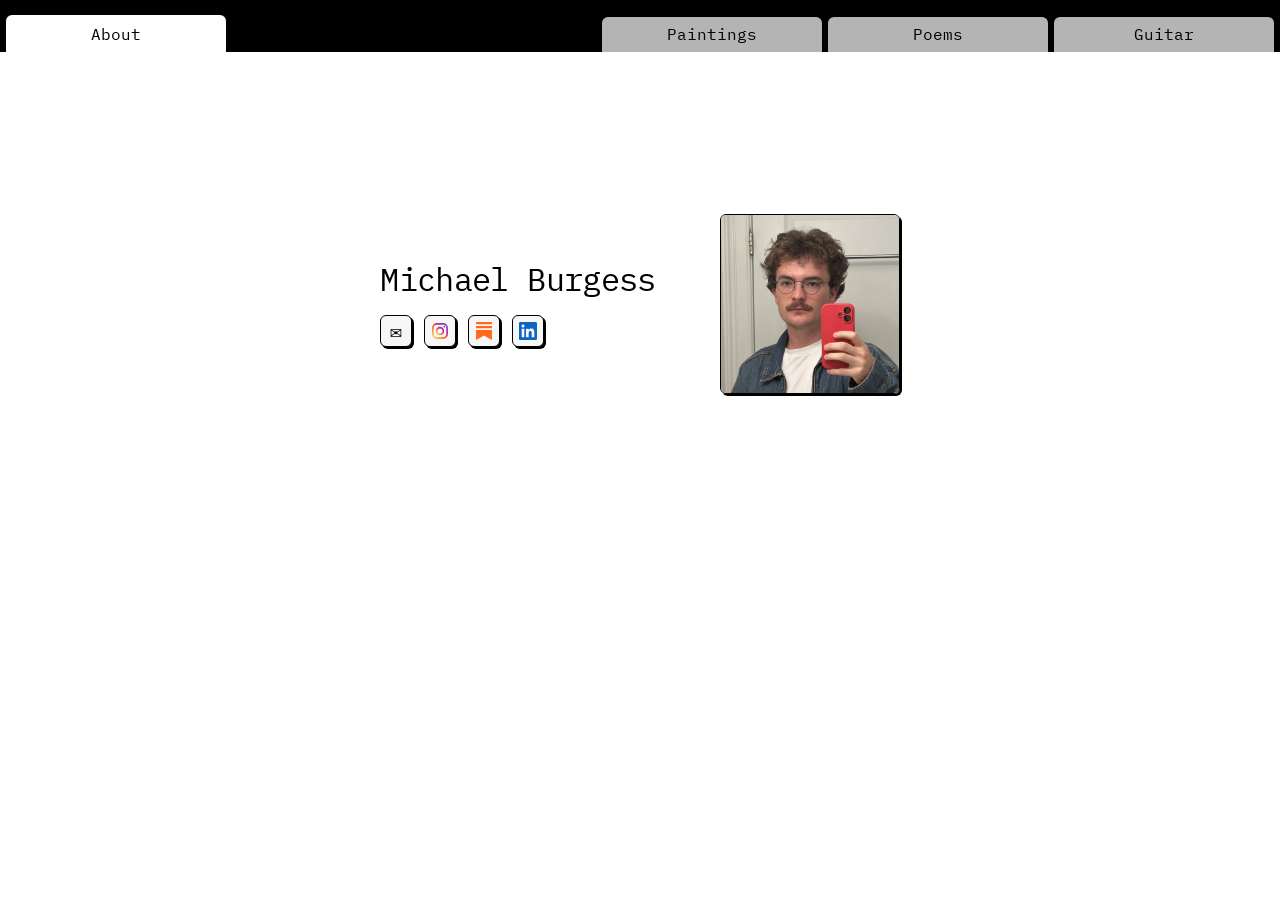
<file: index.html>
<!doctype html>
<html lang="en">
<head>
<meta charset="utf-8">
<meta name="viewport" content="width=device-width, initial-scale=1, viewport-fit=cover">
<!-- The site is designed light only; this stops browsers auto-darkening it. -->
<meta name="color-scheme" content="only light">
<title>Michael Burgess</title>
<link rel="icon" href="images/favicon.svg?v=7" type="image/svg+xml">
<link rel="icon" href="images/favicon.png?v=7" type="image/png" sizes="64x64">
<link rel="apple-touch-icon" href="images/apple-touch-icon.png?v=7">
<link rel="preconnect" href="https://fonts.googleapis.com">
<link rel="preconnect" href="https://fonts.gstatic.com" crossorigin>
<link rel="stylesheet" href="https://fonts.googleapis.com/css2?family=IBM+Plex+Mono&display=swap">
<link rel="stylesheet" href="style.css?v=50">
</head>
<!-- An empty touch handler lets iOS Safari show the icons being pressed. -->
<body ontouchstart="">
<header class="site-header">
  <a href="index.html" aria-current="page">About</a>
  <nav aria-label="Main">
    <a href="paintings.html">Paintings</a>
    <a href="poems.html">Poems</a>
    <a href="guitar.html">Guitar</a>
  </nav>
</header>
<main class="home">
  <div>
    <h1>Michael Burgess</h1>
    <ul class="icons">
      <li><a href="mailto:mjburgessjr@gmail.com" aria-label="Email" title="Email">&#x2709;&#xFE0F;</a></li>
      <li><a href="https://www.instagram.com/ember_jest/" aria-label="Instagram" title="Instagram"><img src="images/instagram.svg" alt=""></a></li>
      <li><a href="https://mburgjr.substack.com/" aria-label="Substack" title="Substack"><img src="images/substack.svg" alt=""></a></li>
      <li><a href="https://www.linkedin.com/in/michael-burgess-8a8b7816b/" aria-label="LinkedIn" title="LinkedIn"><img src="images/linkedin.svg" alt=""></a></li>
    </ul>
  </div>
  <img class="photo" src="images/me.jpg" alt="Photo of Michael Burgess">
</main>
</body>
</html>
</file>
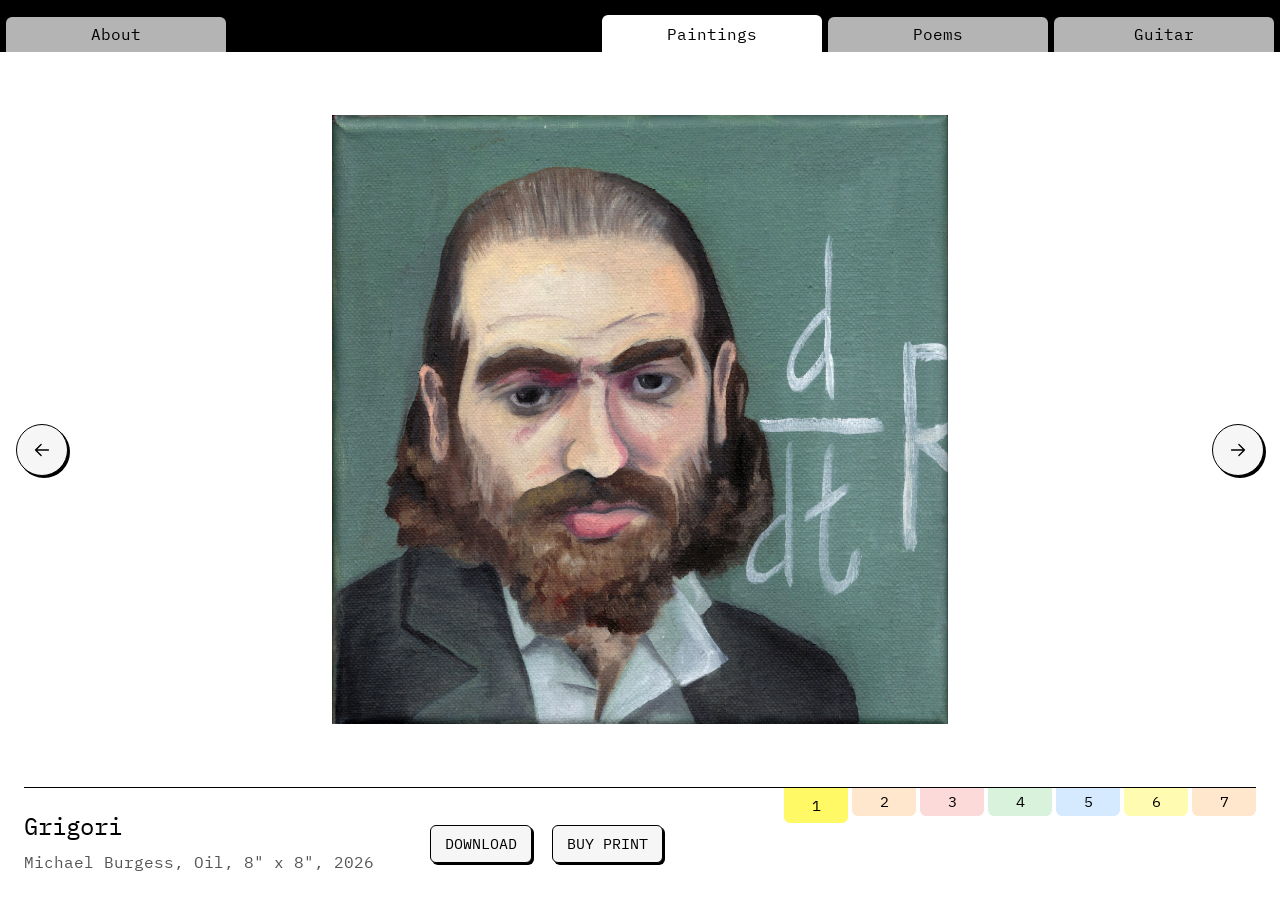
<file: paintings.html>
<!doctype html>
<html lang="en">
<head>
<meta charset="utf-8">
<meta name="viewport" content="width=device-width, initial-scale=1, viewport-fit=cover">
<!-- The site is designed light only; this stops browsers auto-darkening it. -->
<meta name="color-scheme" content="only light">
<title>Michael Burgess</title>
<link rel="icon" href="images/favicon.svg?v=7" type="image/svg+xml">
<link rel="icon" href="images/favicon.png?v=7" type="image/png" sizes="64x64">
<link rel="apple-touch-icon" href="images/apple-touch-icon.png?v=7">
<link rel="preconnect" href="https://fonts.googleapis.com">
<link rel="preconnect" href="https://fonts.gstatic.com" crossorigin>
<link rel="stylesheet" href="https://fonts.googleapis.com/css2?family=IBM+Plex+Mono&display=swap">
<link rel="stylesheet" href="style.css?v=50">
</head>
<body class="paintings-page">
<header class="site-header">
  <a href="index.html">About</a>
  <nav aria-label="Main">
    <a href="paintings.html" aria-current="page">Paintings</a>
    <a href="poems.html">Poems</a>
    <a href="guitar.html">Guitar</a>
  </nav>
</header>
<main>
  <section class="viewer" aria-label="Paintings">
    <div class="stage">
      <div class="frame"><a id="full"><img id="image" alt=""></a></div>
    </div>
    <div class="bar">
      <div class="item-tabs" id="item-tabs" role="group" aria-label="Paintings"></div>
      <div class="meta"><h2 id="title"></h2><span class="caption" id="caption"></span></div>
      <div class="actions">
        <!-- Pinned to the window sides on desktop; on phones they share this row with the buttons. -->
        <button type="button" class="side-arrow prev" id="prev" aria-label="Previous painting">
          <svg viewBox="0 0 24 24" aria-hidden="true"><path d="M19 12H5M11 6l-6 6 6 6"/></svg>
        </button>
        <a class="button" id="download" download>DOWNLOAD</a>
        <a class="button" id="buy">BUY PRINT</a>
        <button type="button" class="side-arrow next" id="next" aria-label="Next painting">
          <svg viewBox="0 0 24 24" aria-hidden="true"><path d="M5 12h14M13 6l6 6-6 6"/></svg>
        </button>
      </div>
    </div>
  </section>
</main>
<script src="content.js?v=e09d87c1"></script>
<script src="viewer.js?v=5"></script>
<script>
// The file name a download is saved under, e.g. "harbour-at-dusk.jpg".
function downloadName(title, file) {
  var slug = title.toLowerCase().replace(/['\u2019]/g, "").replace(/[^a-z0-9]+/g, "-").replace(/^-|-$/g, "");
  return (slug || "download") + file.slice(file.lastIndexOf("."));
}
startViewer(CONTENT.paintings, function (painting) {
  // Each painting starts at the top, even after scrolling to the caption.
  window.scrollTo(0, 0);
  // Non-breaking spaces keep a size like "50 x 40 cm" together when the
  // caption wraps on a phone.
  var size = painting.size && String(painting.size).replace(/ /g, "\u00a0");
  var caption = ["Michael Burgess", painting.medium, size, painting.year]
    .filter(Boolean).join(", ");
  var image = document.getElementById("image");
  image.src = painting.file;
  // A tap opens the full image, where it can be zoomed.
  document.getElementById("full").href = painting.file;
  image.alt = painting.title + ", " + caption;
  document.getElementById("title").textContent = painting.title;
  document.getElementById("caption").textContent = caption;
  var download = document.getElementById("download");
  download.href = painting.file;
  download.setAttribute("download", downloadName(painting.title, painting.file));
  var buy = document.getElementById("buy");
  buy.hidden = painting.prints === false;
  buy.href = "mailto:mjburgessjr@gmail.com?subject=" +
    encodeURIComponent("Print enquiry: " + painting.title);
});
</script>
</body>
</html>
</file>
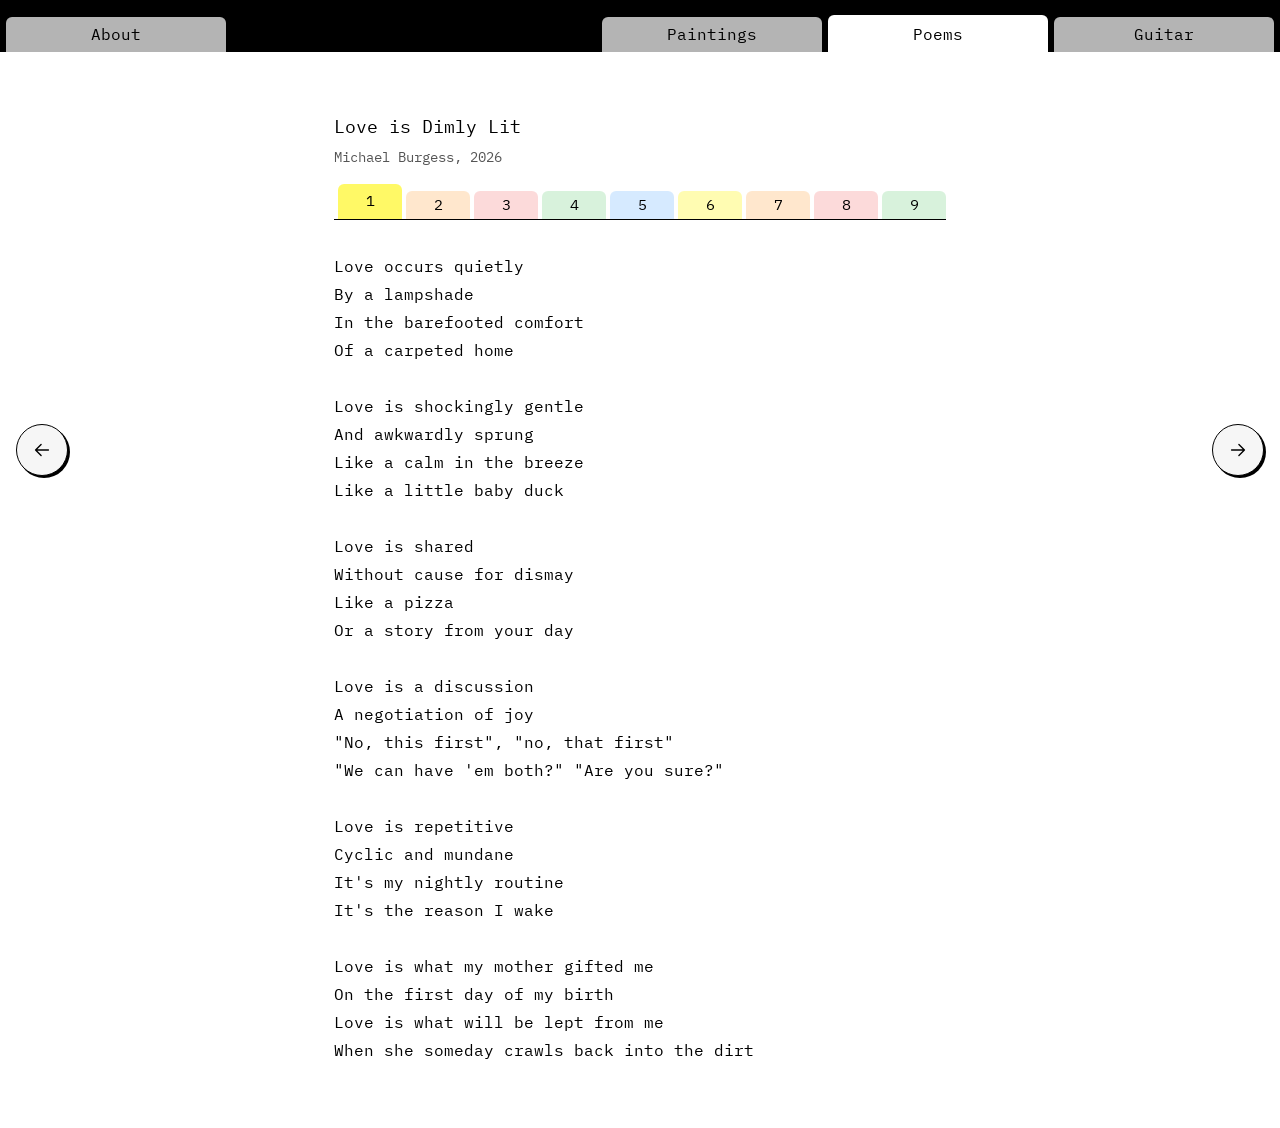
<file: poems.html>
<!doctype html>
<html lang="en">
<head>
<meta charset="utf-8">
<meta name="viewport" content="width=device-width, initial-scale=1, viewport-fit=cover">
<!-- The site is designed light only; this stops browsers auto-darkening it. -->
<meta name="color-scheme" content="only light">
<title>Michael Burgess</title>
<link rel="icon" href="images/favicon.svg?v=7" type="image/svg+xml">
<link rel="icon" href="images/favicon.png?v=7" type="image/png" sizes="64x64">
<link rel="apple-touch-icon" href="images/apple-touch-icon.png?v=7">
<link rel="preconnect" href="https://fonts.googleapis.com">
<link rel="preconnect" href="https://fonts.gstatic.com" crossorigin>
<link rel="stylesheet" href="https://fonts.googleapis.com/css2?family=IBM+Plex+Mono&display=swap">
<link rel="stylesheet" href="style.css?v=50">
</head>
<body class="poems-page">
<header class="site-header">
  <a href="index.html">About</a>
  <nav aria-label="Main">
    <a href="paintings.html">Paintings</a>
    <a href="poems.html" aria-current="page">Poems</a>
    <a href="guitar.html">Guitar</a>
  </nav>
</header>
<main>
  <article class="viewer" aria-label="Poems">
    <div class="bar">
      <div class="meta"><h2 id="title"></h2><p class="byline" id="byline"></p></div>
      <div class="item-tabs" id="item-tabs" role="group" aria-label="Poems"></div>
    </div>
    <div class="poem" id="poem"></div>
  </article>
  <button type="button" class="side-arrow prev" id="prev" aria-label="Previous poem">
    <svg viewBox="0 0 24 24" aria-hidden="true"><path d="M19 12H5M11 6l-6 6 6 6"/></svg>
  </button>
  <button type="button" class="side-arrow next" id="next" aria-label="Next poem">
    <svg viewBox="0 0 24 24" aria-hidden="true"><path d="M5 12h14M13 6l6 6-6 6"/></svg>
  </button>
</main>
<script src="content.js?v=e09d87c1"></script>
<script src="viewer.js?v=5"></script>
<script>
startViewer(CONTENT.poems, function (poem) {
  document.getElementById("title").textContent = poem.title;
  document.getElementById("byline").textContent =
    ["Michael Burgess", poem.year].filter(Boolean).join(", ");
  var container = document.getElementById("poem");
  container.replaceChildren();
  poem.text.split("\n").forEach(function (text) {
    var line = document.createElement("span");
    line.className = "line";
    line.textContent = text;
    container.appendChild(line);
  });
  window.scrollTo(0, 0);
});
</script>
</body>
</html>
</file>
<file: style.css>
:root {
  --ink: #000;
  --muted: #555;
  --gutter: 24px;
  font-family: "IBM Plex Mono", ui-monospace, Menlo, "SF Mono", Consolas,
    "Courier New", "Liberation Mono", "DejaVu Sans Mono", monospace;
  font-size: 15px;
  line-height: 1.6;
  color: var(--ink);
  background: #fff;
  /* Stops iPhones enlarging the text when turned sideways. */
  -webkit-text-size-adjust: 100%;
  text-size-adjust: 100%;
}

* { box-sizing: border-box; }

/* Some elements here set their own display, which would beat the hidden
   attribute's default. */
[hidden] { display: none !important; }

/* Nothing may make the page wider than the screen, or phones let it be
   zoomed out and show white space at the side. */
html, body { overflow-x: clip; }

/* Every page keeps the scrollbar track, so pages are all the same width
   and neither the header tabs nor a centred poem shift sideways when a page
   is long enough to scroll. Phones and Macs draw scrollbars over the page,
   so this changes nothing there. */
html { overflow-y: scroll; }

body {
  margin: 0;
  background: #fff;
  min-height: 100vh;
  min-height: 100dvh;
  display: flex;
  flex-direction: column;
}

a, button {
  color: var(--ink);
  text-decoration: none;
  font: inherit;
  font-weight: 400;
  -webkit-tap-highlight-color: transparent;
}

button {
  background: none;
  border: 0;
  padding: 0;
  cursor: pointer;
}

/* Hover styles only for real pointers: on a touch screen :hover sticks to
   whatever was tapped last. */
a:focus-visible, button:focus-visible { background: var(--ink); color: #fff; }
@media (hover: hover) {
  a:hover, button:hover { background: var(--ink); color: #fff; }
}

:focus-visible {
  outline: 2px solid var(--ink);
  outline-offset: 2px;
}

/* Header: a full-width black band. It has no bottom padding because the
   tabs sit on its bottom edge, and its side padding equals the gap between
   tabs so the outer tabs sit as far from the screen edge as from each other. */
.site-header {
  --tab: #b4b4b4;
  --bar: #000;
  --tab-gap: 6px;
  display: flex;
  justify-content: space-between;
  align-items: flex-end;
  gap: var(--tab-gap);
  /* On iPhones held sideways the bar runs under the notch to the screen
     edge; the tabs stay clear of it (viewport-fit=cover in the pages). */
  padding: 17px max(var(--tab-gap), env(safe-area-inset-right, 0px)) 0 max(var(--tab-gap), env(safe-area-inset-left, 0px));
  background: var(--bar);
  font-size: 16px;
}

/* All header links are grey folder tabs hanging from the bar: the name
   on the left (home) and the sections on the right, all the same width.
   The current one is white with no gap below, so it runs straight into the
   page like an open folder. */
.site-header a {
  display: block;
  width: 22ch;
  padding: 5px 0 4px;
  border-radius: 6px 6px 0 0;
  background: var(--tab);
  color: var(--ink);
  text-align: center;
  white-space: nowrap;
}
.site-header a:focus-visible { background: #dcdcdc; color: var(--ink); }
@media (hover: hover) {
  .site-header a:hover { background: #dcdcdc; color: var(--ink); }
}
.site-header a[aria-current="page"],
.site-header a[aria-current="page"]:hover { background: #fff; padding-top: 7px; margin-top: -2px; }

.site-header nav { display: flex; gap: var(--tab-gap); align-items: flex-end; }

.site-header :focus-visible { outline-color: #fff; }

main {
  flex: 1;
  margin: 0 max(var(--gutter), env(safe-area-inset-right, 0px)) 0 max(var(--gutter), env(safe-area-inset-left, 0px));
  min-height: 0;
  min-width: 0;
}

/* Home */
.home {
  display: flex;
  flex-wrap: wrap;
  align-items: center;
  align-content: flex-start;
  justify-content: center;
  gap: 32px 64px;
  padding: 18vh 0 96px;
}

.home h1 {
  margin: 0 0 16px;
  font-size: 32px;
  font-weight: 400;
  letter-spacing: -0.02em;
  line-height: 1.2;
}

.icons {
  display: flex;
  gap: 12px;
  margin: 0;
  padding: 0;
  list-style: none;
}

.icons a {
  position: relative;
  display: inline-flex;
  align-items: center;
  justify-content: center;
  width: 32px;
  height: 32px;
  font-size: 20px;
  line-height: 1;
  font-weight: 400;
  border: 1px solid var(--ink);
  border-radius: 6px;
  background: #f6f6f6;
  box-shadow: 2px 2px 0 var(--ink);
}

.icons img { width: 18px; height: 18px; display: block; }
/* Typewriter keys, like the buttons on the other pages. */
.icons a:focus-visible { background: #fff; }
@media (hover: hover) {
  .icons a:hover { background: #fff; box-shadow: 1px 1px 0 var(--ink); }
}
.icons a:active { box-shadow: 0 0 0 var(--ink); transform: translate(2px, 2px); }
/* A finger-sized touch area without making the icons bigger. */
.icons a::after { content: ""; position: absolute; inset: -6px; }

.home .photo {
  width: 180px;
  height: 180px;
  display: block;
  border: 1px solid var(--ink);
  border-radius: 6px;
  box-shadow: 2px 2px 0 var(--ink);
}

/* Viewer shared by paintings and poems */
.viewer {
  display: flex;
  flex-direction: column;
  min-height: 0;
}

.bar {
  display: flex;
  flex-wrap: wrap;
  justify-content: space-between;
  align-items: baseline;
  gap: 4px 24px;
}

.meta h2 {
  display: inline;
  margin: 0;
  font-size: 1em;
  font-weight: 400;
}

.meta .caption { color: var(--muted); }
.meta .caption::before { content: " -- "; color: var(--muted); }

/* One highlighter tab per item, standing on the rule like an index tab.
   The others are translucent; the current one is solid and taller. */
/* With more tabs than fit, the row scrolls sideways (viewer.js keeps the
   current one in view). Right alignment comes from the first tab's auto
   margin, because flex-end alignment would push the overflow off the left
   edge where it can't be scrolled to. */
.item-tabs {
  display: flex;
  align-items: flex-end;
  gap: 4px;
  max-width: 100%;
  overflow-x: auto;
  overflow-y: hidden;
  scrollbar-width: none;
}
.item-tabs::-webkit-scrollbar { display: none; }
.item-tabs button:first-child { margin-left: auto; }
/* One fixed width on every page; nine fit the poem column exactly, and
   more than fit scroll. */
.item-tabs button {
  flex: 0 0 64px;
  min-width: 0;
  height: 28px;
  padding: 0 10px;
  border-radius: 6px 6px 0 0;
  font-size: 15px;
  line-height: 28px;
  color: var(--ink);
  background: var(--highlight);
}
.item-tabs button:focus-visible,
.item-tabs button[aria-current] { background: var(--highlight-solid); color: var(--ink); }
.item-tabs button:focus-visible { outline-offset: -2px; }
@media (hover: hover) {
  .item-tabs button:hover { background: var(--highlight-solid); color: var(--ink); }
}
.item-tabs button[aria-current] { height: 35px; }
/* Highlighter colours in order yellow, orange, red, green, blue. Both
   shades are see-through so they sit softly on the white; the current tab
   is the stronger one. */
.item-tabs button:nth-child(5n+1) { --highlight: rgba(255, 245, 0, 0.3); --highlight-solid: rgba(255, 245, 0, 0.6); }
.item-tabs button:nth-child(5n+2) { --highlight: rgba(255, 145, 30, 0.22); --highlight-solid: rgba(255, 145, 30, 0.5); }
.item-tabs button:nth-child(5n+3) { --highlight: rgba(240, 70, 70, 0.2); --highlight-solid: rgba(240, 70, 70, 0.45); }
.item-tabs button:nth-child(5n+4) { --highlight: rgba(60, 190, 80, 0.2); --highlight-solid: rgba(60, 190, 80, 0.45); }
.item-tabs button:nth-child(5n+5) { --highlight: rgba(50, 150, 255, 0.2); --highlight-solid: rgba(50, 150, 255, 0.45); }

/* Prev/next: the same round outlined buttons on every viewer page, fixed
   to the sides of the screen so they sit in the same place everywhere. */
.side-arrow {
  position: fixed;
  top: 50%;
  z-index: 5;
  width: 52px;
  height: 52px;
  margin-top: -26px;
  display: grid;
  place-items: center;
  border: 1px solid var(--ink);
  border-radius: 50%;
  background: #f6f6f6;
  box-shadow: 2px 2px 0 var(--ink);
  color: var(--ink);
  touch-action: manipulation;
}
/* Round typewriter keys, pressed the same way as the buttons. */
.side-arrow:focus-visible { background: #fff; color: var(--ink); }
@media (hover: hover) {
  .side-arrow:hover { background: #fff; color: var(--ink); box-shadow: 1px 1px 0 var(--ink); }
}
.side-arrow:active { box-shadow: 0 0 0 var(--ink); transform: translate(2px, 2px); }
.side-arrow.prev { left: calc(16px + env(safe-area-inset-left, 0px)); }
.side-arrow.next { right: calc(16px + env(safe-area-inset-right, 0px)); }
.side-arrow svg {
  width: 22px;
  height: 22px;
  fill: none;
  stroke: currentColor;
  stroke-width: 1.5;
  stroke-linecap: round;
  stroke-linejoin: round;
}

/* Paintings fill the viewport below the header without page scroll. */
.paintings-page { height: 100vh; height: 100dvh; }
.paintings-page main { display: flex; flex-direction: column; }
/* The gaps above the painting and above the rule shrink on short windows
   (laptops at high scaling), so the painting keeps a useful size. */
.paintings-page .viewer { flex: 1; display: flex; flex-direction: column; min-height: 0; padding: clamp(24px, 7vh, 72px) 0 0; }

/* Side padding keeps the painting clear of the fixed arrows. */
.stage {
  flex: 1;
  min-height: 0;
  display: flex;
  padding: 0 96px;
}

.frame {
  flex: 1;
  min-width: 0;
  min-height: 0;
  display: flex;
  align-items: center;
  justify-content: center;
}

/* The painting links to its full-size file, where phones can zoom it. */
.frame a {
  flex: 1;
  align-self: stretch;
  display: flex;
  min-width: 0;
  min-height: 0;
}
.frame a:focus-visible { background: none; }
@media (hover: hover) {
  .frame a:hover { background: none; }
}

.frame img {
  width: 100%;
  height: 100%;
  object-fit: contain;
  display: block;
}

/* One row under the rule: title, buttons, then the tabs hanging upside down
   from the rule at the far right. The tabs take their own space in the row
   (scrolling when there are many), so they never cover the title. */
.paintings-page .bar {
  margin-top: clamp(24px, 7vh, 72px);
  padding: 0 0 24px;
  border-top: 1px solid var(--ink);
  flex-wrap: nowrap;
  justify-content: flex-start;
  align-items: flex-start;
  gap: 32px;
}
.paintings-page .meta { flex: 0 0 auto; max-width: 45%; padding-top: 23px; }
.paintings-page .actions { flex: none; align-self: center; padding-top: 23px; margin-left: 24px; }
/* The title keeps its natural width (up to 45% of the row); the tabs take
   what is left and scroll when there are more than fit. */
.paintings-page .item-tabs { order: 1; flex: 1 1 0; min-width: 88px; margin-left: auto; align-items: flex-start; }
.paintings-page .item-tabs button { border-radius: 0 0 6px 6px; }

.paintings-page .meta h2 { display: block; font-size: 24px; line-height: 1.3; }
.paintings-page .meta .caption::before { content: none; }
.paintings-page .meta .caption { display: block; margin-top: 8px; font-size: 16px; }

.actions { display: flex; flex-wrap: wrap; gap: 20px; }
/* Typewriter keys: a light key with a hard shadow that shrinks as it is
   pressed. */
.button {
  border: 1px solid var(--ink);
  border-radius: 6px;
  padding: 6px 14px;
  background: #f6f6f6;
  box-shadow: 2px 2px 0 var(--ink);
}
.button:focus-visible { background: #fff; color: var(--ink); }
@media (hover: hover) {
  .button:hover { background: #fff; color: var(--ink); box-shadow: 1px 1px 0 var(--ink); }
}
.button:active { box-shadow: 0 0 0 var(--ink); transform: translate(2px, 2px); }

/* Poems: a typed sheet in a readable measure. */
.poems-page .viewer {
  /* 68ch is the narrowest column that holds nine 64px number tabs. */
  max-width: 68ch;
  margin: 0 auto;
  /* Same gap under the header as the paintings and guitar pages. */
  padding: clamp(24px, 7vh, 72px) 0 64px;
}

.poems-page .meta h2 { font-size: 18px; line-height: 1.3; }
/* The byline is smaller than a painting caption, so a slightly smaller
   margin gives the same visible gap under the title. */
.poems-page .byline { margin: 6px 0 0; color: var(--muted); font-size: 14px; }

/* The poem's tabs stand on the rule, so the bar has no bottom padding and
   the title carries it instead. */
.poems-page .bar {
  padding-bottom: 0;
  border-bottom: 1px solid var(--ink);
  margin-bottom: 32px;
  align-items: flex-end;
}
.poems-page .meta { padding-bottom: 12px; }
/* The title always has its own line, with the tabs on the rule below it. */
.poems-page .meta { flex-basis: 100%; }
.poems-page .item-tabs { flex: 1 1 100%; }

.poem { line-height: 1.75; font-size: 16px; }

/* Each line wraps with a hanging indent, so a wrapped line never reads
   as a new one on narrow screens. */
.poem .line {
  display: block;
  white-space: pre-wrap;
  overflow-wrap: break-word;
  padding-left: 6ch;
  text-indent: -6ch;
  min-height: 1.75em;
}

/* Guitar: the paintings layout with a PDF in the frame. */
.guitar-page .frame iframe {
  width: 100%;
  height: 100%;
  display: block;
  border: 1px solid var(--ink);
  background: #fff;
}

/* Touch screens get the PDF's pages as images, stacked and scrolling like
   a poem (see guitar.html). */
.pdf-as-images { height: auto; min-height: 100vh; min-height: 100svh; }
.pdf-as-images .stage { flex: none; }
.pages {
  flex: 1;
  max-width: 800px;
  display: flex;
  flex-direction: column;
  gap: 12px;
}
.pages a { display: block; }
.pages a:focus-visible { background: none; }
@media (hover: hover) {
  .pages a:hover { background: none; }
}
.frame .pages img {
  width: 100%;
  height: auto;
  max-height: none;
  object-fit: fill;
  display: block;
  border: 1px solid var(--ink);
}


/* Below this width four full-size tabs no longer fit, so they split the row
   into equal columns and the labels shrink with the screen. */
@media (max-width: 900px) {
  /* nav's display: contents lets its three tabs join the About tab as four
     equal columns of the header grid. */
  .site-header {
    display: grid;
    grid-template-columns: repeat(4, minmax(0, 1fr));
    font-size: min(16px, 2.3vw);
  }
  .site-header nav { display: contents; }
  .site-header a { width: auto; }
}

/* Phones on their side: there is no room for painting and caption on one
   screen, so the painting takes the screen and the caption sits below it. */
@media (max-height: 500px) and (min-width: 601px) {
  .paintings-page { height: auto; }
  .paintings-page .viewer { padding-top: 16px; }
  .stage { flex: none; height: calc(100vh - 72px); height: calc(100svh - 72px); padding: 0; }
  .pdf-as-images .stage { height: auto; }
  .paintings-page .bar { margin-top: 16px; }
}

@media (max-width: 600px) {
  /* A quarter of a phone is too narrow for the name on one line, so labels may
     wrap and every tab stretches to the tallest one. */
  /* Never below 11px, so labels stay readable on a 280px Fold cover screen
     and grow with Android's page zoom. */
  .site-header { --tab-gap: 4px; align-items: stretch; font-size: max(11px, 3.6vw); }
  .site-header a {
    display: flex;
    align-items: center;
    justify-content: center;
    white-space: normal;
    line-height: 1.25;
    padding: 5px 2px 4px;
    min-height: 44px;
  }
}

@media (max-width: 600px) {
  :root { --gutter: 16px; font-size: 14px; }
  .home { padding: 64px 0 48px; gap: 32px; flex-direction: column; flex-wrap: nowrap; justify-content: flex-start; align-items: center; text-align: center; }
  .home .icons { justify-content: center; }
  .home .photo { width: 150px; height: 150px; }
  .home h1 { font-size: 26px; }
  .bar { flex-direction: column; align-items: stretch; gap: 8px; }

  .side-arrow { width: 44px; height: 44px; }

  /* The page may grow past the screen (long captions, PDF pages), so the
     painting sits at its natural height with the caption right under it.
     svh is the screen with the browser's toolbars showing. */
  .paintings-page { height: auto; min-height: 100vh; min-height: 100svh; }
  .stage { flex: none; padding: 0; }
  .paintings-page .viewer { padding-top: 24px; }
  .paintings-page .bar { margin-top: 24px; padding: 0 0 24px; align-items: stretch; gap: 20px; }
  /* Paintings, poems and guitar tabs share one wider page margin, so every
     page is the same width and the line, title and buttons are exactly as
     wide as the widest painting. */
  .paintings-page, .poems-page { --gutter: 24px; }
  /* Poems read best in a slightly narrower column. */
  .poems-page { --gutter: 32px; }
  /* 36px between the header and the content on every page; a little less
     (28px) from a painting or guitar sheet down to its line. */
  .paintings-page .viewer, .poems-page .viewer { padding-top: 36px; }
  .paintings-page .bar { margin-top: 28px; }
  .paintings-page .meta h2 { font-size: 20px; }
  .paintings-page .meta .caption { margin-top: 6px; font-size: 15px; }
  .paintings-page .meta, .paintings-page .actions { padding-top: 0; align-self: auto; }
  /* The bar's 20px gap: the same space as from the tab row to the title. */
  .paintings-page .actions { margin: 0; }
  .paintings-page .frame img { height: auto; max-height: calc(100vh - 250px); max-height: calc(100svh - 250px); }
  .guitar-page .frame iframe { height: calc(100vh - 250px); height: calc(100svh - 250px); }
  /* The link hugs the painting, so a tap beside it does nothing. */
  .frame a { flex: none; align-self: center; max-width: 100%; }
  .paintings-page .frame img { width: auto; max-width: 100%; }
  /* No room to overlay the title, so the tabs hang from the rule in the flow. */
  /* flex: none keeps the row its natural height in this column; the
     desktop flex: 1 1 0 would squash it to nothing. */
  .paintings-page .item-tabs { order: 0; margin-left: 0; flex: none; }
  .paintings-page .meta { max-width: none; }
  /* Five tabs span the rule; more than five scroll sideways. */
  .item-tabs { width: 100%; }
  /* The tabs share the line equally so they all fit; past about ten they
     reach their 28px minimum and the row scrolls. A lone tab stays tab-sized. */
  .item-tabs button { flex: 1 1 0; min-width: 28px; max-width: 64px; padding: 0 2px; font-size: 12px; }

  .poem { font-size: 13.5px; }
  .poems-page .bar { flex-direction: row; flex-wrap: wrap; align-items: flex-end; margin-bottom: 24px; gap: 0; }
  .poems-page .meta { flex-basis: 100%; padding-bottom: 8px; }
  .poems-page .byline { margin-top: 5px; }
  .poems-page .item-tabs { flex-basis: 100%; }
}

/* Phones and phones on their side: fixed arrows would sit on top of the
   text, so they follow the content instead, one at each side. */
@media (max-width: 600px), (max-height: 500px) {
  .paintings-page main, .poems-page main {
    display: grid;
    grid-template-columns: minmax(0, 1fr) minmax(0, 1fr);
    align-content: start;
  }
  /* min-width: 0 lets a long tab row scroll inside the column instead of
     widening the page. */
  .paintings-page .viewer, .poems-page .viewer { grid-column: 1 / -1; width: 100%; min-width: 0; }
  .side-arrow { position: static; margin: 0; }
  .side-arrow.next { justify-self: end; }
  .paintings-page, .poems-page { padding-bottom: 24px; }
  .paintings-page .bar { padding-bottom: 20px; }
  .poems-page .viewer { padding-bottom: 24px; }
}

/* Between phones and wide desktops (phones on their side, unfolded
   foldables, tablets upright, narrow windows) the caption row is too narrow
   for title, buttons and tabs side by side, so the tabs get their own row
   hanging from the rule, as on phones. */
@media (min-width: 601px) and (max-width: 1100px) {
  .paintings-page .bar { flex-wrap: wrap; row-gap: 0; }
  .paintings-page .item-tabs { order: 0; flex: 1 1 100%; margin-left: 0; }
  .paintings-page .meta, .paintings-page .actions { padding-top: 16px; }
  .paintings-page .meta { max-width: 60%; }
}

/* The fixed side arrows need 52px plus a margin on each side of the poem. */
@media (min-width: 601px) and (min-height: 501px) {
  .poems-page .viewer { max-width: min(68ch, 100% - 104px); }
}

/* Touch screens: finger-sized buttons and header tabs. */
@media (any-pointer: coarse) {
  .button { min-height: 44px; display: inline-flex; align-items: center; }
  .site-header a { min-height: 44px; display: flex; align-items: center; justify-content: center; }
}

.empty { padding: 48px 0; color: var(--muted); }

/* Phones and phones on their side: the arrows join the buttons in one row,
   one arrow at each end, all four spaced evenly instead of the arrows
   getting a row of their own. */
@media (max-width: 600px), (max-height: 500px) {
  .paintings-page .actions { flex-wrap: nowrap; align-items: center; justify-content: space-between; gap: 12px; }
  .paintings-page .actions .side-arrow { flex: none; }
}
@media (max-width: 600px) {
  .paintings-page .actions { gap: 8px; }
}
/* Small phones: the narrower poem column would squeeze nine number tabs
   below their 28px minimum, so poems use the 24px margin there. */
@media (max-width: 359px) {
  .poems-page { --gutter: 24px; }
}
/* The narrowest phones keep the standard 16px margin. */
@media (max-width: 339px) {
  .paintings-page, .poems-page { --gutter: 16px; }
}
/* Small phones: slimmer buttons so arrows and both buttons still fit. */
@media (max-width: 374px) {
  .paintings-page .actions { gap: 8px; }
  .paintings-page .actions .button { padding: 6px 10px; font-size: 13px; }
  .paintings-page .actions .side-arrow { width: 40px; height: 40px; }
}
/* Fold cover screens and other very narrow phones: no room for one row, so
   the buttons share the first row and the arrows go below at each end. */
@media (max-width: 319px) {
  .item-tabs button { min-width: 24px; font-size: 11px; }
  .paintings-page .actions { flex-wrap: wrap; row-gap: 12px; }
  .paintings-page .actions .button { flex: 1 1 calc(50% - 4px); justify-content: center; }
  .paintings-page .actions .side-arrow { order: 1; }
}
</file>
